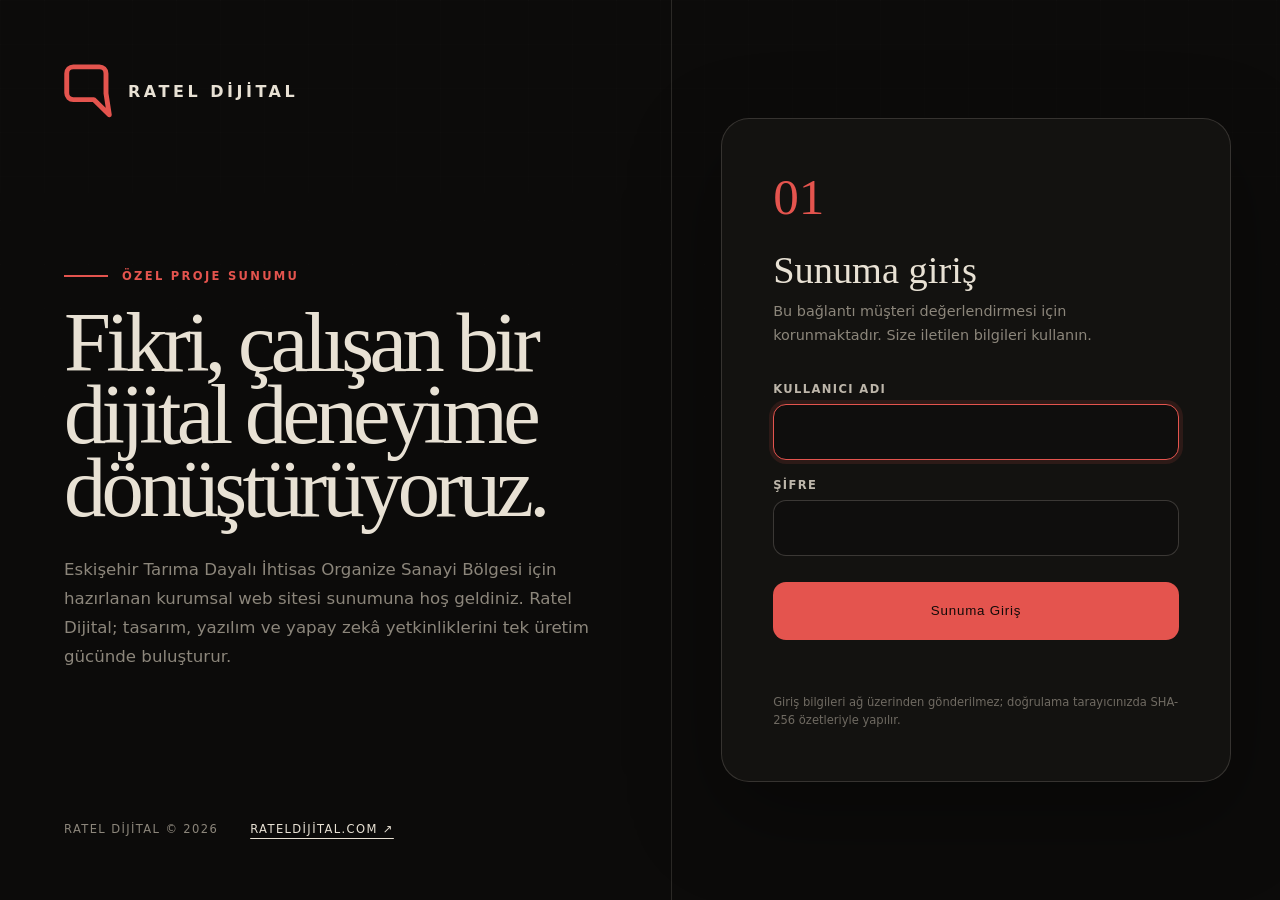
<file: site/index.html>
<!doctype html>
<html lang="tr" class="auth-pending">
<head>
  <meta charset="utf-8">
  <meta name="viewport" content="width=device-width, initial-scale=1">
  <meta name="robots" content="noindex,nofollow">
  <meta name="description" content="Eskişehir Tarıma Dayalı İhtisas Organize Sanayi Bölgesi tanıtım ve yatırımcı ön talep sitesi.">
  <meta name="theme-color" content="#062f20">
  <title>ETDİOSB | Jeotermal Odaklı Tarımsal Üretim Üssü</title>
  <link rel="icon" href="assets/etdiosb-logo.webp" type="image/webp">
  <link rel="stylesheet" href="styles.css">
  <script src="auth.js"></script>
  <script src="app.js" defer></script>
</head>
<body>
  <div class="demo-ribbon">DEMO SÜRÜMÜ · Tanıtım ve yatırımcı ön talep arayüzü</div>
  <div class="topline">JEOTERMAL ODAKLI MODERN SERA ÜRETİMİ · VİZYON ESKİŞEHİR 2036</div>

  <header class="site-header">
    <div class="header-main">
      <a class="brand" href="index.html" aria-label="ETDİOSB ana sayfa">
        <img class="brand-logo" src="assets/etdiosb-logo.webp" alt="ETDİOSB logosu" width="68" height="68">
        <span class="brand-copy">
          <span class="brand-name">ETDİOSB</span>
          <span class="brand-full">Eskişehir Tarıma Dayalı İhtisas Organize Sanayi Bölgesi</span>
        </span>
      </a>
      <div class="header-actions">
        <a class="desktop-application" href="basvuru.html">Yatırımcı Ön Talebi <span aria-hidden="true">↗</span></a>
        <button class="mobile-menu-button" type="button" aria-label="Menüyü aç" aria-controls="mobile-drawer" aria-expanded="false"><span></span></button>
      </div>
    </div>
    <div class="desktop-nav-wrap">
      <nav class="desktop-nav" aria-label="Ana menü">
        <a href="#kurumsal">Kurumsal</a>
        <a href="#ekosistem">Üretim Ekosistemi</a>
        <a href="#jeotermal">Jeotermal Enerji</a>
        <a href="#yatirim">Yatırım Avantajları</a>
        <a href="#altyapi">Altyapı</a>
        <a href="#surec">Süreç</a>
        <a href="#duyurular">Duyurular</a>
        <a href="#iletisim">İletişim</a>
      </nav>
    </div>
    <a class="mobile-application-bar" href="basvuru.html">Yatırımcı Ön Talep Başvurusu <span aria-hidden="true">↗</span></a>
  </header>

  <div class="drawer-backdrop" data-menu-close></div>
  <aside class="drawer" id="mobile-drawer" aria-hidden="true" aria-label="Mobil menü">
    <div class="drawer-head">
      <img src="assets/etdiosb-logo.webp" alt="" width="62" height="62">
      <span><strong>ETDİOSB</strong><small>Eskişehir Tarıma Dayalı İhtisas Organize Sanayi Bölgesi</small></span>
      <button class="drawer-close" type="button" data-menu-close aria-label="Menüyü kapat">×</button>
    </div>
    <nav class="drawer-nav">
      <a href="#kurumsal"><b>01</b><span><strong>Kurumsal</strong><small>Vizyon, amaç ve planlama yaklaşımı</small></span><span>→</span></a>
      <a href="#ekosistem"><b>02</b><span><strong>Üretim Ekosistemi</strong><small>Sera, işleme, lojistik ve Ar-Ge</small></span><span>→</span></a>
      <a href="#jeotermal"><b>03</b><span><strong>Jeotermal Enerji</strong><small>Kaynak, dağıtım ve geri basım modeli</small></span><span>→</span></a>
      <a href="#yatirim"><b>04</b><span><strong>Yatırım Avantajları</strong><small>Eskişehir'in stratejik gücü</small></span><span>→</span></a>
      <a href="#altyapi"><b>05</b><span><strong>Altyapı ve Parseller</strong><small>Ortak hizmet ve teknik altyapı</small></span><span>→</span></a>
      <a href="#surec"><b>06</b><span><strong>Yatırım Süreci</strong><small>Ön talepten üretime</small></span><span>→</span></a>
      <a href="#duyurular"><b>07</b><span><strong>Duyurular</strong><small>Güncel gelişmeler ve belgeler</small></span><span>→</span></a>
      <a href="#iletisim"><b>08</b><span><strong>İletişim</strong><small>Proje ekibine ulaşın</small></span><span>→</span></a>
      <a href="#" data-logout><b>09</b><span><strong>Güvenli Çıkış</strong><small>Demo oturumunu kapat</small></span><span>→</span></a>
    </nav>
    <div class="drawer-foot"><a class="button" href="basvuru.html">Ön Talep Oluştur <span>↗</span></a></div>
  </aside>

  <main>
    <section class="hero" aria-labelledby="hero-title">
      <div class="hero-inner">
        <div class="hero-content">
          <div class="status-pill"><span class="status-dot"></span> Jeotermal sera yatırımları için ön talepler alınıyor</div>
          <p class="hero-kicker">Eskişehir · 2026</p>
          <h1 id="hero-title">Jeotermalin gücüyle tarımın geleceği <em>organize</em> oluyor.</h1>
          <p class="hero-lead">ETDİOSB; yenilenebilir enerji, modern sera teknolojileri ve güçlü lojistik bağlantılarını tek bir üretim ekosisteminde buluşturan yeni nesil tarımsal ihtisas bölgesidir.</p>
          <div class="button-row">
            <a class="button" href="basvuru.html">Yatırımcı Ön Talebi <span aria-hidden="true">↗</span></a>
            <a class="button button-outline" href="#jeotermal">Enerji Modelini İncele <span aria-hidden="true">↓</span></a>
          </div>
        </div>
      </div>
      <div class="hero-stats" aria-label="Proje özet değerleri">
        <div class="stats-grid">
          <div class="stat"><span class="stat-value">625</span><span class="stat-unit">dekar</span><p>Planlanan proje alanı</p></div>
          <div class="stat"><span class="stat-value">25</span><span class="stat-unit">parsel</span><p>Öngörülen yatırım parseli</p></div>
          <div class="stat"><span class="stat-value">01</span><span class="stat-unit">ana model</span><p>Jeotermal odaklı üretim</p></div>
          <div class="stat"><span class="stat-value">12</span><span class="stat-unit">ay</span><p>Kesintisiz üretim hedefi</p></div>
        </div>
      </div>
    </section>

    <div class="ticker" aria-hidden="true"><div class="ticker-track"><span>Jeotermal enerji</span><span>Modern sera</span><span>Döngüsel üretim</span><span>Yüksek katma değer</span><span>Eskişehir 2036</span></div></div>

    <section class="section section-white" id="kurumsal">
      <div class="container split">
        <div class="sticky">
          <div class="eyebrow">01 · Kurumsal</div>
          <h2 class="section-title">Üretimi değil, bütün bir <span class="accent">değer zincirini</span> tasarlıyoruz.</h2>
        </div>
        <div class="stack">
          <p class="large-copy">Eskişehir Tarıma Dayalı İhtisas Organize Sanayi Bölgesi; tarımsal üretimi sanayi, enerji, teknoloji ve lojistikle aynı planlama çatısı altında buluşturmayı hedefler.</p>
          <div class="grid-2">
            <article class="card soft"><span class="card-no">MİSYON</span><h3>Kaynak verimli üretim</h3><p>Modern sera yatırımlarına planlı altyapı, ortak hizmetler ve ölçeklenebilir üretim ortamı sunmak.</p></article>
            <article class="card soft"><span class="card-no">VİZYON</span><h3>Örnek ihtisas bölgesi</h3><p>Jeotermal enerjinin akılcı kullanımıyla Türkiye'nin rekabetçi ve sürdürülebilir tarım üslerinden biri olmak.</p></article>
          </div>
          <div class="vision-note"><b>Vizyon Eskişehir 2036 ile uyumlu gelişim</b><p>Proje; nitelikli istihdamı, kırsal kalkınmayı, teknoloji transferini ve ihracata dönük üretimi destekleyen uzun vadeli bir bölgesel kalkınma yaklaşımıyla ele alınmaktadır.</p></div>
        </div>
      </div>
    </section>

    <section class="section section-soft" id="ekosistem">
      <div class="container">
        <div class="section-head">
          <div><div class="eyebrow">02 · Üretim Ekosistemi</div><h2 class="section-title">Tarladan pazara tek merkezde <span class="accent">bütünleşik yapı.</span></h2></div>
          <p class="section-lead">Üretim, işleme, paketleme, depolama ve sevkiyatın birbirini tamamladığı verimli bir kümelenme modeli.</p>
        </div>
        <div class="grid-4" style="margin-top:52px">
          <article class="card ecosystem-card"><span class="card-symbol">⌂</span><div><span class="card-no">01</span><h3>Modern Sera Alanları</h3><p>İklim kontrollü, otomasyon uyumlu ve yüksek verimli üretim parselleri.</p></div></article>
          <article class="card ecosystem-card"><span class="card-symbol">◫</span><div><span class="card-no">02</span><h3>Paketleme ve İşleme</h3><p>Ürünün katma değerini artıran tasnif, paketleme ve işleme birimleri.</p></div></article>
          <article class="card ecosystem-card"><span class="card-symbol">❄</span><div><span class="card-no">03</span><h3>Soğuk Zincir</h3><p>Hasat sonrası kayıpları azaltmaya dönük depolama ve lojistik altyapısı.</p></div></article>
          <article class="card ecosystem-card"><span class="card-symbol">⌁</span><div><span class="card-no">04</span><h3>Ar-Ge ve Eğitim</h3><p>Üniversite-sanayi iş birliği, uygulamalı eğitim ve teknoloji geliştirme odağı.</p></div></article>
        </div>
      </div>
    </section>

    <section class="section section-geothermal" id="jeotermal">
      <div class="container">
        <div class="section-head">
          <div><div class="eyebrow">03 · Jeotermal Enerji</div><h2 class="section-title">Toprağın altındaki güç, seralarda <span style="color:#ff737a">verime dönüşüyor.</span></h2></div>
          <p class="section-lead">Merkezi ve kontrollü bir ısıtma yaklaşımıyla enerji verimliliği, üretim sürekliliği ve çevresel sorumluluk birlikte ele alınır.</p>
        </div>
        <div class="grid-4 geothermal-process">
          <article class="card geo-step"><span class="card-no">01 · KAYNAK</span><h3>Jeotermal akışkan</h3><p>Teknik etütlerle belirlenen kaynağın kontrollü biçimde üretime alınması.</p></article>
          <article class="card geo-step"><span class="card-no">02 · EŞANJÖR</span><h3>Isı transferi</h3><p>Jeotermal akışkan ile temiz sera devresinin birbirinden ayrıldığı güvenli sistem.</p></article>
          <article class="card geo-step"><span class="card-no">03 · DAĞITIM</span><h3>Merkezi ısı ağı</h3><p>İhtiyaca göre izlenen ve dengelenen hatlarla yatırım parsellerine dağıtım.</p></article>
          <article class="card geo-step"><span class="card-no">04 · GERİ BASIM</span><h3>Kaynağın korunması</h3><p>Enerjisi alınan akışkanın rezervuar sürdürülebilirliği için yeniden yer altına basılması.</p></article>
        </div>
        <div class="benefit-strip">
          <div class="benefit"><b>12 ay</b><span>Mevsimden bağımsız üretim potansiyeli</span></div>
          <div class="benefit"><b>Düşük karbon</b><span>Fosil yakıt bağımlılığını azaltan yaklaşım</span></div>
          <div class="benefit"><b>Merkezi izleme</b><span>Ölçülebilir ve yönetilebilir enerji altyapısı</span></div>
          <div class="benefit"><b>Re-enjeksiyon</b><span>Jeotermal rezervuarı koruyan kapalı çevrim</span></div>
        </div>
        <p class="fineprint">* Nihai kapasite, sıcaklık, debi ve işletme değerleri; jeolojik-jeofizik etütler, kuyu testleri, fizibilite ve ilgili idari izin süreçleri sonucunda kesinleşecektir.</p>
      </div>
    </section>

    <section class="section section-dark" id="yatirim">
      <div class="container">
        <div class="section-head">
          <div><div class="eyebrow">04 · Yatırım Avantajları</div><h2 class="section-title">Eskişehir'in üretim kültürü, tarımın <span style="color:#ff737a">yeni ölçeğiyle</span> buluşuyor.</h2></div>
          <p class="section-lead">Sanayi altyapısı güçlü bir kentte; nitelikli iş gücü, üniversiteler, lojistik erişim ve yenilenebilir enerji potansiyeli.</p>
        </div>
        <div class="grid-3" style="margin-top:52px">
          <article class="card feature-card"><span class="card-symbol">⌖</span><h3>Stratejik Konum</h3><p>İç Anadolu, Marmara ve Ege pazarlarına erişimi destekleyen karayolu ve demiryolu bağlantıları.</p></article>
          <article class="card feature-card"><span class="card-symbol">⚡</span><h3>Enerji Avantajı</h3><p>Sera ısıtmasında jeotermal kaynağı odağa alan verimli ve öngörülebilir işletme yaklaşımı.</p></article>
          <article class="card feature-card"><span class="card-symbol">◎</span><h3>Kümelenme Gücü</h3><p>Ortak tedarik, hizmet ve pazarlama mekanizmalarıyla ölçek ekonomisi potansiyeli.</p></article>
          <article class="card feature-card"><span class="card-symbol">♙</span><h3>Nitelikli İnsan Kaynağı</h3><p>Üniversiteler, mesleki eğitim kurumları ve köklü sanayi kültürüyle gelişen yetenek havuzu.</p></article>
          <article class="card feature-card"><span class="card-symbol">↗</span><h3>Pazar ve İhracat</h3><p>Standart, izlenebilir ve yıl boyu üretimle ulusal zincirlere ve ihracat pazarlarına erişim hedefi.</p></article>
          <article class="card feature-card"><span class="card-symbol">♻</span><h3>Döngüsel Yaklaşım</h3><p>Su, enerji ve organik yan ürünlerin verimli kullanımını gözeten bütüncül çevre yönetimi.</p></article>
        </div>
      </div>
    </section>

    <section class="section section-white" id="altyapi">
      <div class="container">
        <div class="section-head">
          <div><div class="eyebrow">05 · Altyapı ve Parseller</div><h2 class="section-title">Yatırımın ihtiyaç duyduğu <span class="accent">ortak akıl ve altyapı.</span></h2></div>
          <p class="section-lead">Parsel planlamasından enerji dağıtımına, su yönetiminden güvenliğe kadar entegre teknik çözüm yaklaşımı.</p>
        </div>
        <div class="grid-3 infrastructure-grid">
          <article class="card"><span class="card-no">01</span><h3>Planlı Yatırım Parselleri</h3><p>Modern sera kurulumuna ve işletme lojistiğine uyumlu parsel organizasyonu.</p></article>
          <article class="card"><span class="card-no">02</span><h3>Enerji Dağıtım Hattı</h3><p>Ölçüm, izleme ve dengeleme altyapısına sahip merkezi jeotermal ısı ağı.</p></article>
          <article class="card"><span class="card-no">03</span><h3>Su ve Drenaj Yönetimi</h3><p>Üretim sürekliliğini ve kaynak verimliliğini gözeten şebeke tasarımı.</p></article>
          <article class="card"><span class="card-no">04</span><h3>Elektrik ve Haberleşme</h3><p>Otomasyon, sensör ve izlenebilirlik sistemlerine uygun bağlantı kapasitesi.</p></article>
          <article class="card"><span class="card-no">05</span><h3>Lojistik ve Güvenlik</h3><p>Ağır araç hareketleri, kontrollü giriş ve kesintisiz saha güvenliği için ortak çözümler.</p></article>
          <article class="card"><span class="card-no">06</span><h3>İdari ve Sosyal Donatı</h3><p>Yatırımcının izin, operasyon, eğitim ve sosyal ihtiyaçlarını destekleyen birimler.</p></article>
        </div>
        <div class="energy-panel">
          <div class="energy-layout">
            <div><span class="label">Enerji merkezde</span><h3>Isı, üretim planının ayrılmaz parçası</h3></div>
            <div class="energy-list"><div>Merkezi eşanjör sistemi</div><div>Parsel bazlı ölçüm</div><div>Akıllı otomasyon</div><div>Geri basım hattı</div></div>
          </div>
        </div>
      </div>
    </section>

    <section class="section section-soft" id="surec">
      <div class="container">
        <div class="eyebrow">06 · Yatırım Süreci</div>
        <h2 class="section-title">Ön talepten üretime <span class="accent">şeffaf yol haritası.</span></h2>
        <div class="timeline">
          <div class="timeline-row"><span class="no">01</span><h3>Ön Talep Başvurusu</h3><p>Yatırımcı profili, alan ihtiyacı, üretim konusu ve yatırım ölçeği çevrimiçi form ile alınır.</p></div>
          <div class="timeline-row"><span class="no">02</span><h3>Ön Değerlendirme</h3><p>Başvuru; ihtisas konusu, teknik uyum, kapasite ve öngörülen istihdam bakımından incelenir.</p></div>
          <div class="timeline-row"><span class="no">03</span><h3>Teknik Görüşme</h3><p>Enerji, parsel, altyapı ve uygulama ihtiyaçları yatırımcıyla birlikte netleştirilir.</p></div>
          <div class="timeline-row"><span class="no">04</span><h3>Tahsis ve İzinler</h3><p>Mevzuat ve bölge uygulama esasları doğrultusunda ilgili tahsis ve izin süreçleri yürütülür.</p></div>
          <div class="timeline-row"><span class="no">05</span><h3>Yatırım ve Üretim</h3><p>Projelendirme, inşaat, devreye alma ve üretim aşamalarında koordinasyon sağlanır.</p></div>
        </div>
      </div>
    </section>

    <section class="section section-white">
      <div class="container cta-panel">
        <div class="cta-main"><span class="label">Yatırımcı Ön Talep Sistemi</span><h2>Eskişehir'in yeni tarımsal üretim üssünde yerinizi planlayın.</h2><p>Yatırım ölçeğinizi ve ihtiyaçlarınızı paylaşın. Ön değerlendirme süreci için demo başvuru kaydınızı oluşturun.</p><a class="button button-white" href="basvuru.html">Başvuru Formuna Git <span>↗</span></a></div>
        <div class="cta-steps"><div class="cta-step"><b>01</b><span>Yatırım bilgilerini tamamlayın</span></div><div class="cta-step"><b>02</b><span>Alan ve enerji ihtiyacınızı belirtin</span></div><div class="cta-step"><b>03</b><span>Demo referans numaranızı alın</span></div><div class="cta-step"><b>04</b><span>Proje ekibiyle teknik görüşmeye hazırlanın</span></div></div>
      </div>
    </section>

    <section class="section section-soft" id="duyurular">
      <div class="container split split-even">
        <div><div class="eyebrow">07 · Bilgi Merkezi</div><h2 class="section-title">Resmî kaynaklar ve <span class="accent">yatırımcı belgeleri.</span></h2><p class="section-lead">Mevzuat, rehberler ve bölgesel yatırım ortamına ilişkin güvenilir başvuru noktaları.</p></div>
        <div class="document-list">
          <a class="document" href="https://www.tarimorman.gov.tr/TRGM/Menu/81/Organize-Tarim-Bolgeleri" target="_blank" rel="noopener"><span class="document-icon">↗</span><span><small>Resmî kaynak</small><strong>Tarım ve Orman Bakanlığı · Organize Tarım Bölgeleri</strong></span><span>→</span></a>
          <a class="document" href="https://www.mevzuat.gov.tr/" target="_blank" rel="noopener"><span class="document-icon">§</span><span><small>Mevzuat</small><strong>Mevzuat Bilgi Sistemi</strong></span><span>→</span></a>
          <a class="document" href="https://www.investineskisehir.gov.tr/" target="_blank" rel="noopener"><span class="document-icon">⌖</span><span><small>Yatırım ortamı</small><strong>Invest in Eskişehir</strong></span><span>→</span></a>
        </div>
      </div>
      <div class="container" style="margin-top:70px">
        <div class="grid-3">
          <article class="card news-card"><div class="news-meta"><b>Proje</b><span>2026</span></div><h3>Yatırımcı ön talep dönemi</h3><p>Jeotermal sera, ürün işleme ve destek hizmetleri için yatırımcı profilleri toplanıyor.</p></article>
          <article class="card news-card"><div class="news-meta"><b>Enerji</b><span>Planlama</span></div><h3>Kaynak verimliliği odağı</h3><p>Jeotermal ısıtma, merkezi izleme ve geri basım bileşenleri bütüncül biçimde planlanıyor.</p></article>
          <article class="card news-card"><div class="news-meta"><b>Vizyon</b><span>2036</span></div><h3>Eskişehir için yeni üretim modeli</h3><p>Yüksek katma değerli tarım, nitelikli istihdam ve teknoloji tabanlı kırsal kalkınma hedefleniyor.</p></article>
        </div>
      </div>
    </section>

    <section class="section section-white">
      <div class="container faq-wrap">
        <div class="faq-grid">
          <div><div class="eyebrow">Sık Sorulanlar</div><h2>Yatırımcıların merak ettiği başlıklar.</h2></div>
          <div>
            <details><summary>Kimler ön talepte bulunabilir?</summary><p>Modern sera üretimi, ürün işleme-paketleme, soğuk zincir, lojistik, teknoloji ve ihtisas konusunu destekleyen alanlarda yatırım planlayan gerçek veya tüzel kişiler başvurabilir.</p></details>
            <details><summary>Ön talep kesin parsel tahsisi anlamına gelir mi?</summary><p>Hayır. Ön talep; yatırımcı profili ve ihtiyaçların planlamaya veri sağlaması içindir. Tahsis; ilgili mevzuat, fizibilite, bölge uygulama esasları ve yetkili organ kararları sonucunda gerçekleşir.</p></details>
            <details><summary>Jeotermal enerji bütün parsellere sağlanacak mı?</summary><p>Dağıtım modeli ve parsel bağlantıları teknik etüt, kaynak kapasitesi, yatırım programı ve kullanım esaslarına göre kesinleşecektir.</p></details>
            <details><summary>Başvuru formundaki bilgiler kaydediliyor mu?</summary><p>Bu GitHub Pages sürümü tanıtım demosudur; form gerçek bir veritabanına kayıt yapmaz. Canlı sistemde güvenli sunucu altyapısı ve KVKK süreçleri ayrıca kurulmalıdır.</p></details>
          </div>
        </div>
      </div>
    </section>
  </main>

  <footer class="site-footer" id="iletisim">
    <div class="container footer-grid">
      <div><div class="footer-brand"><img src="assets/etdiosb-logo.webp" alt="ETDİOSB logosu" width="66" height="66"><span><strong>ETDİOSB</strong><small>Eskişehir Tarıma Dayalı İhtisas Organize Sanayi Bölgesi</small></span></div><p class="footer-copy">Jeotermal enerjinin gücüyle, teknoloji odaklı ve sürdürülebilir tarımsal üretim için yeni nesil yatırım ekosistemi.</p></div>
      <div><h3>Hızlı Erişim</h3><div class="footer-links"><a href="#kurumsal">Kurumsal</a><a href="#jeotermal">Jeotermal Enerji</a><a href="#yatirim">Yatırım Avantajları</a><a href="basvuru.html">Ön Talep Formu</a></div></div>
      <div><h3>İletişim</h3><div class="footer-links"><span>Eskişehir, Türkiye</span><span>Kurumsal iletişim bilgileri proje yönetimi tarafından ilan edilecektir.</span><a href="#" data-logout>Güvenli Çıkış</a></div></div>
    </div>
    <div class="container footer-bottom"><span>© 2026 ETDİOSB · Tüm hakları saklıdır.</span><span>Bu web sitesi tanıtım amaçlı demo sürümdür; proje değerleri planlama sürecinde güncellenebilir.</span></div>
  </footer>
</body>
</html>
</file>
<file: site/styles.css>
:root {
  --green-950: #05291c;
  --green-900: #062f20;
  --green-850: #083d2b;
  --green-800: #0a4732;
  --green-700: #0d7342;
  --ink: #102b22;
  --muted: #647a71;
  --line: #d7e3dc;
  --paper: #f4f7f4;
  --red: #d72b34;
  --red-dark: #b91f29;
  --pink: #ff737a;
  --white: #fff;
  --radius-xl: 34px;
  --radius-lg: 28px;
  --shadow: 0 18px 55px rgba(8, 61, 40, .08);
}

* { box-sizing: border-box; }
html.auth-pending body { visibility: hidden; }
html { scroll-behavior: smooth; }
body {
  margin: 0;
  color: var(--ink);
  background: var(--paper);
  font-family: Inter, ui-sans-serif, system-ui, -apple-system, BlinkMacSystemFont, "Segoe UI", sans-serif;
  -webkit-font-smoothing: antialiased;
}
body.menu-open { overflow: hidden; }
a { color: inherit; text-decoration: none; }
img { display: block; max-width: 100%; }
button, input, select, textarea { font: inherit; }
.container { width: min(1320px, calc(100% - 40px)); margin-inline: auto; }
.section { padding: 112px 0; scroll-margin-top: 150px; }
.section-white { background: #fff; }
.section-soft { background: #e9efeb; }
.section-dark { background: var(--green-900); color: #fff; }
.section-geothermal { background: var(--green-850); color: #fff; }

.topline {
  padding: 11px 16px;
  background: var(--green-850);
  color: rgba(255,255,255,.84);
  text-align: center;
  font-size: 11px;
  font-weight: 900;
  letter-spacing: .19em;
  text-transform: uppercase;
}
.site-header { position: relative; z-index: 30; background: #fff; border-bottom: 1px solid rgba(0,0,0,.06); }
.header-main {
  width: min(1440px, calc(100% - 32px));
  min-height: 86px;
  margin-inline: auto;
  display: flex;
  align-items: center;
  gap: 16px;
}
.brand { display: flex; min-width: 0; align-items: center; gap: 12px; }
.brand-logo { width: 68px; height: 68px; flex: none; object-fit: contain; }
.brand-copy { min-width: 0; padding-left: 12px; border-left: 1px solid #cfddd4; }
.brand-name { color: var(--green-850); font-size: 20px; font-weight: 950; letter-spacing: -.04em; }
.brand-full { max-width: 330px; margin-top: 2px; color: #446054; font-size: 9px; font-weight: 800; line-height: 1.45; letter-spacing: .08em; text-transform: uppercase; }
.header-actions { margin-left: auto; display: flex; align-items: center; gap: 10px; }
.desktop-application {
  height: 44px;
  display: inline-flex;
  align-items: center;
  justify-content: center;
  gap: 9px;
  padding: 0 20px;
  border-radius: 999px;
  background: var(--red);
  color: #fff;
  font-size: 14px;
  font-weight: 850;
  box-shadow: 0 10px 30px rgba(197, 36, 45, .2);
  transition: .2s ease;
}
.desktop-application:hover { background: var(--red-dark); transform: translateY(-2px); }
.mobile-menu-button {
  display: none;
  width: 48px;
  height: 48px;
  padding: 0;
  border: 1px solid #cfddd4;
  border-radius: 50%;
  background: #f5f8f6;
  color: var(--green-850);
  cursor: pointer;
}
.mobile-menu-button span,
.mobile-menu-button::before,
.mobile-menu-button::after {
  content: "";
  width: 21px;
  height: 2px;
  display: block;
  margin: 5px auto;
  border-radius: 3px;
  background: currentColor;
}
.desktop-nav-wrap { border-top: 1px solid #e4ece7; background: #f8faf9; }
.desktop-nav {
  width: min(1440px, calc(100% - 40px));
  min-height: 48px;
  margin-inline: auto;
  display: flex;
  align-items: center;
  justify-content: center;
  gap: clamp(16px, 2vw, 30px);
  overflow-x: auto;
  scrollbar-width: none;
}
.desktop-nav::-webkit-scrollbar { display: none; }
.desktop-nav a {
  flex: none;
  padding: 16px 0 14px;
  color: #25493c;
  border-bottom: 2px solid transparent;
  font-size: 11px;
  font-weight: 900;
  letter-spacing: .09em;
  text-transform: uppercase;
  transition: .2s ease;
}
.desktop-nav a:hover { color: var(--red); border-color: var(--red); }
.mobile-application-bar { display: none; }

.drawer-backdrop {
  position: fixed;
  inset: 0;
  z-index: 70;
  visibility: hidden;
  opacity: 0;
  background: rgba(0, 18, 12, .58);
  transition: .3s ease;
}
.drawer {
  position: fixed;
  top: 0;
  right: 0;
  z-index: 80;
  width: min(92vw, 470px);
  height: 100dvh;
  display: flex;
  flex-direction: column;
  transform: translateX(105%);
  background: var(--green-900);
  color: #fff;
  box-shadow: -30px 0 80px rgba(0,0,0,.25);
  transition: transform .35s cubic-bezier(.22,1,.36,1);
}
body.menu-open .drawer-backdrop { visibility: visible; opacity: 1; }
body.menu-open .drawer { transform: translateX(0); }
.drawer-head { display: flex; align-items: center; gap: 13px; padding: 22px; border-bottom: 1px solid rgba(255,255,255,.1); }
.drawer-head img { width: 62px; height: 62px; padding: 4px; border-radius: 50%; background: #fff; }
.drawer-head strong { display: block; font-size: 23px; letter-spacing: -.04em; }
.drawer-head small { display: block; max-width: 210px; margin-top: 4px; color: rgba(255,255,255,.48); font-size: 9px; line-height: 1.5; letter-spacing: .09em; text-transform: uppercase; }
.drawer-close { margin-left: auto; border: 0; background: transparent; color: #fff; font-size: 32px; line-height: 1; cursor: pointer; }
.drawer-nav { padding: 10px 24px; overflow-y: auto; }
.drawer-nav a { display: grid; grid-template-columns: 32px 1fr 18px; align-items: center; gap: 10px; padding: 15px 0; border-bottom: 1px solid rgba(255,255,255,.1); }
.drawer-nav b { color: var(--pink); font-size: 10px; letter-spacing: .15em; }
.drawer-nav strong { font-size: 15px; }
.drawer-nav small { display: block; margin-top: 3px; color: rgba(255,255,255,.43); font-size: 11px; line-height: 1.45; }
.drawer-foot { margin-top: auto; padding: 20px 24px; border-top: 1px solid rgba(255,255,255,.1); background: #052719; }
.drawer-foot .button { width: 100%; }

.hero {
  position: relative;
  min-height: 760px;
  display: grid;
  align-items: center;
  overflow: hidden;
  background: var(--green-950) url("assets/etdiosb-hero.webp") 62% center / cover no-repeat;
  color: #fff;
}
.hero::before {
  content: "";
  position: absolute;
  inset: 0;
  background: linear-gradient(90deg, rgba(3,31,21,.97) 0%, rgba(3,31,21,.82) 38%, rgba(3,31,21,.27) 74%, rgba(3,31,21,.13) 100%), linear-gradient(0deg, rgba(2,20,14,.9) 0%, transparent 51%);
}
.hero-inner { position: relative; z-index: 1; width: min(1340px, calc(100% - 64px)); margin: 0 auto; padding: 78px 0 196px; }
.hero-content { max-width: 980px; }
.status-pill { display: inline-flex; align-items: center; gap: 10px; padding: 10px 16px; border: 1px solid rgba(255,255,255,.2); border-radius: 999px; background: rgba(255,255,255,.1); color: rgba(255,255,255,.86); font-size: 11px; font-weight: 850; letter-spacing: .16em; text-transform: uppercase; backdrop-filter: blur(12px); }
.status-dot { width: 8px; height: 8px; border-radius: 50%; background: #ff454f; box-shadow: 0 0 16px #ff454f; }
.hero-kicker { margin: 34px 0 0; color: #f28489; font-size: 14px; font-weight: 850; letter-spacing: .26em; text-transform: uppercase; }
.hero h1 { max-width: 1000px; margin: 16px 0 0; font-size: clamp(54px, 7vw, 106px); font-weight: 950; line-height: .9; letter-spacing: -.065em; }
.hero h1 em { color: #ff4a53; font-style: normal; }
.hero-lead { max-width: 720px; margin: 28px 0 0; color: rgba(255,255,255,.76); font-size: 18px; line-height: 1.75; }
.button-row { display: flex; flex-wrap: wrap; gap: 12px; margin-top: 34px; }
.button { min-height: 54px; display: inline-flex; align-items: center; justify-content: center; gap: 12px; padding: 0 27px; border: 0; border-radius: 999px; background: var(--red); color: #fff; font-size: 14px; font-weight: 900; cursor: pointer; box-shadow: 0 18px 45px rgba(215,43,52,.28); transition: .2s ease; }
.button:hover { background: #eb3640; transform: translateY(-2px); }
.button-outline { border: 1px solid rgba(255,255,255,.25); background: rgba(255,255,255,.1); box-shadow: none; backdrop-filter: blur(12px); }
.button-outline:hover { background: rgba(255,255,255,.17); }
.button-white { background: #fff; color: var(--red-dark); box-shadow: none; }
.hero-stats { position: absolute; z-index: 2; right: 0; bottom: 0; left: 0; border-top: 1px solid rgba(255,255,255,.14); background: rgba(3,31,21,.84); backdrop-filter: blur(18px); }
.stats-grid { width: min(1440px, 100%); margin: 0 auto; display: grid; grid-template-columns: repeat(4, 1fr); }
.stat { min-height: 150px; padding: 30px 34px; border-left: 1px solid rgba(255,255,255,.12); }
.stat:first-child { border-left: 0; }
.stat-value { font-size: 40px; font-weight: 950; letter-spacing: -.05em; }
.stat-unit { margin-left: 6px; color: #ff858a; font-size: 10px; font-weight: 850; letter-spacing: .15em; text-transform: uppercase; }
.stat p { margin: 10px 0 0; color: rgba(255,255,255,.59); font-size: 12px; line-height: 1.6; }
.ticker { overflow: hidden; padding: 13px 0; background: var(--red); color: #fff; }
.ticker-track { width: max-content; min-width: 100%; display: flex; align-items: center; justify-content: center; gap: 30px; padding: 0 20px; font-size: 11px; font-weight: 900; letter-spacing: .22em; text-transform: uppercase; }
.ticker-track span::after { content: "✦"; margin-left: 30px; color: rgba(255,255,255,.42); }

.eyebrow { display: flex; align-items: center; gap: 12px; color: var(--red-dark); font-size: 11px; font-weight: 900; letter-spacing: .2em; text-transform: uppercase; }
.eyebrow::before { content: ""; width: 36px; height: 1px; background: currentColor; }
.section-dark .eyebrow, .section-geothermal .eyebrow { color: var(--pink); }
.section-title { max-width: 800px; margin: 20px 0 0; font-size: clamp(40px, 5vw, 64px); font-weight: 950; line-height: 1.02; letter-spacing: -.055em; }
.section-title .accent { color: var(--red-dark); }
.section-lead { color: var(--muted); font-size: 17px; line-height: 1.8; }
.section-dark .section-lead, .section-geothermal .section-lead { color: rgba(255,255,255,.67); }
.split { display: grid; grid-template-columns: .84fr 1.16fr; gap: 80px; align-items: start; }
.split-even { grid-template-columns: 1fr 1fr; gap: 70px; }
.sticky { position: sticky; top: 34px; }
.large-copy { margin: 0; color: #27483c; font-size: 25px; font-weight: 680; line-height: 1.6; letter-spacing: -.02em; }
.stack { display: grid; gap: 22px; }
.grid-2, .grid-3, .grid-4 { display: grid; gap: 16px; }
.grid-2 { grid-template-columns: repeat(2, 1fr); }
.grid-3 { grid-template-columns: repeat(3, 1fr); }
.grid-4 { grid-template-columns: repeat(4, 1fr); }
.card { padding: 30px; border: 1px solid #dce7e0; border-radius: var(--radius-lg); background: #fff; box-shadow: var(--shadow); }
.card.soft { background: #f8faf8; box-shadow: none; }
.card.dark { border-color: transparent; background: var(--green-850); color: #fff; }
.card.red { border-color: var(--red); background: var(--red); color: #fff; }
.card h3 { margin: 18px 0 0; font-size: 20px; letter-spacing: -.03em; }
.card p { margin: 12px 0 0; color: var(--muted); font-size: 14px; line-height: 1.75; }
.card.dark p, .card.red p { color: rgba(255,255,255,.67); }
.card-no { color: var(--red); font-size: 11px; font-weight: 900; letter-spacing: .17em; }
.card.red .card-no { color: rgba(255,255,255,.6); }
.card-symbol { width: 48px; height: 48px; display: grid; place-items: center; border-radius: 16px; background: #e8f3ec; color: var(--green-700); font-size: 23px; font-weight: 900; }
.card.red .card-symbol, .card.dark .card-symbol { background: rgba(255,255,255,.12); color: #fff; }
.vision-note { padding: 28px; border: 1px solid #d9e5de; border-radius: var(--radius-lg); background: #eef4f0; }
.vision-note b { display: block; }
.vision-note p { margin: 8px 0 0; color: #60766d; font-size: 14px; line-height: 1.75; }
.section-head { display: flex; justify-content: space-between; gap: 40px; align-items: end; }
.section-head .section-lead { max-width: 440px; margin: 0; font-size: 14px; }
.ecosystem-card { min-height: 276px; display: flex; flex-direction: column; justify-content: space-between; }
.ecosystem-card h3 { margin-top: 34px; }

.geothermal-process { margin-top: 52px; }
.geo-step { position: relative; min-height: 230px; border-color: rgba(255,255,255,.1); background: rgba(255,255,255,.055); box-shadow: none; }
.geo-step h3 { margin-top: 50px; }
.geo-step p { color: rgba(255,255,255,.56); }
.geo-step:not(:last-child)::after { content: "→"; position: absolute; z-index: 3; top: 50%; right: -13px; width: 26px; height: 26px; display: grid; place-items: center; transform: translateY(-50%); border-radius: 50%; background: var(--red); color: #fff; }
.benefit-strip { margin-top: 26px; display: grid; grid-template-columns: repeat(4, 1fr); gap: 1px; overflow: hidden; border: 1px solid rgba(255,255,255,.1); border-radius: var(--radius-lg); background: rgba(255,255,255,.12); }
.benefit { padding: 27px; background: var(--green-800); }
.benefit b { display: block; font-size: 25px; letter-spacing: -.04em; }
.benefit span { display: block; margin-top: 7px; color: rgba(255,255,255,.49); font-size: 12px; line-height: 1.55; }
.fineprint { margin: 24px 0 0; color: rgba(255,255,255,.42); font-size: 12px; line-height: 1.7; }

.feature-card { min-height: 230px; border-color: rgba(255,255,255,.1); background: rgba(255,255,255,.055); box-shadow: none; }
.feature-card p { color: rgba(255,255,255,.58); }
.infrastructure-grid { margin-top: 52px; gap: 1px; overflow: hidden; border: 1px solid #d6e2db; border-radius: 32px; background: #d6e2db; }
.infrastructure-grid .card { border: 0; border-radius: 0; box-shadow: none; }
.energy-panel { margin-top: 28px; padding: 34px; border-radius: 32px; background: #e8eee9; }
.energy-layout { display: grid; grid-template-columns: .7fr 1.3fr; gap: 35px; align-items: center; }
.energy-panel .label { color: var(--red-dark); font-size: 11px; font-weight: 900; letter-spacing: .18em; text-transform: uppercase; }
.energy-panel h3 { margin: 10px 0 0; font-size: 27px; letter-spacing: -.04em; }
.energy-list { display: grid; grid-template-columns: repeat(2, 1fr); gap: 10px; }
.energy-list div { padding: 16px; border-radius: 16px; background: rgba(255,255,255,.72); color: #345448; font-size: 14px; font-weight: 800; }
.energy-list div::before { content: ""; width: 8px; height: 8px; display: inline-block; margin-right: 10px; border-radius: 50%; background: var(--red); }

.timeline { margin-top: 52px; border-top: 1px solid #ccdcd2; }
.timeline-row { display: grid; grid-template-columns: 90px 1fr 1.4fr; gap: 24px; align-items: center; padding: 30px 0; border-bottom: 1px solid #dce7e0; }
.timeline-row .no { color: var(--red-dark); font-size: 13px; font-weight: 900; letter-spacing: .15em; }
.timeline-row h3 { margin: 0; font-size: 21px; letter-spacing: -.03em; }
.timeline-row p { margin: 0; color: var(--muted); font-size: 14px; line-height: 1.7; }
.cta-panel { overflow: hidden; display: grid; grid-template-columns: 1.15fr .85fr; border-radius: 36px; background: var(--red); color: #fff; }
.cta-main { padding: 58px; }
.cta-main .label { color: rgba(255,255,255,.62); font-size: 11px; font-weight: 900; letter-spacing: .2em; text-transform: uppercase; }
.cta-main h2 { max-width: 680px; margin: 18px 0 0; font-size: clamp(38px, 5vw, 58px); line-height: 1.02; letter-spacing: -.05em; }
.cta-main p { max-width: 600px; color: rgba(255,255,255,.74); line-height: 1.8; }
.cta-steps { position: relative; padding: 52px; background: #b31923; }
.cta-step { display: flex; align-items: start; gap: 14px; padding: 15px 0; border-bottom: 1px solid rgba(255,255,255,.14); }
.cta-step b { width: 36px; height: 36px; flex: none; display: grid; place-items: center; border-radius: 50%; background: rgba(255,255,255,.11); font-size: 11px; }
.cta-step span { padding-top: 7px; color: rgba(255,255,255,.84); font-size: 14px; font-weight: 700; line-height: 1.55; }
.document-list { display: grid; gap: 12px; }
.document { display: grid; grid-template-columns: 48px 1fr 30px; align-items: center; gap: 15px; padding: 18px; border: 1px solid #d3dfd7; border-radius: 18px; background: #fff; transition: .2s ease; }
.document:hover { transform: translateY(-2px); border-color: #aec7b7; box-shadow: var(--shadow); }
.document-icon { width: 46px; height: 46px; display: grid; place-items: center; border-radius: 13px; background: #edf4ef; color: var(--green-700); font-size: 20px; }
.document small { color: var(--red-dark); font-size: 10px; font-weight: 900; letter-spacing: .15em; text-transform: uppercase; }
.document strong { display: block; margin-top: 4px; color: #203d33; }
.news-card { min-height: 280px; }
.news-meta { display: flex; justify-content: space-between; gap: 12px; font-size: 10px; font-weight: 900; letter-spacing: .14em; text-transform: uppercase; }
.news-meta b { color: var(--red-dark); }
.news-meta span { color: #91a49b; }
.news-card h3 { margin-top: 48px; }
.faq-wrap { padding: 44px; border: 1px solid #d8e4dc; border-radius: var(--radius-xl); background: #f6f9f7; }
.faq-grid { display: grid; grid-template-columns: .72fr 1.28fr; gap: 65px; }
.faq-grid h2 { margin: 18px 0 0; font-size: 40px; line-height: 1.06; letter-spacing: -.04em; }
details { border-bottom: 1px solid #d6e2da; }
summary { position: relative; padding: 20px 36px 20px 0; list-style: none; font-weight: 900; cursor: pointer; }
summary::-webkit-details-marker { display: none; }
summary::after { content: "+"; position: absolute; top: 16px; right: 4px; color: var(--red-dark); font-size: 24px; }
details[open] summary::after { content: "−"; }
details p { margin: 0; padding: 0 34px 20px 0; color: var(--muted); font-size: 14px; line-height: 1.75; }

.site-footer { padding: 78px 0 22px; background: var(--green-950); color: #fff; }
.footer-grid { display: grid; grid-template-columns: 1.2fr .8fr .8fr; gap: 60px; padding-bottom: 52px; border-bottom: 1px solid rgba(255,255,255,.12); }
.footer-brand { display: flex; align-items: center; gap: 14px; }
.footer-brand img { width: 66px; height: 66px; padding: 4px; border-radius: 50%; background: #fff; }
.footer-brand strong { font-size: 25px; }
.footer-brand small { display: block; max-width: 330px; margin-top: 3px; color: rgba(255,255,255,.48); font-size: 9px; line-height: 1.5; letter-spacing: .1em; text-transform: uppercase; }
.footer-copy { max-width: 590px; margin: 24px 0 0; color: rgba(255,255,255,.55); font-size: 14px; line-height: 1.8; }
.site-footer h3 { margin: 0; color: #ff666d; font-size: 11px; letter-spacing: .17em; text-transform: uppercase; }
.footer-links { display: grid; gap: 12px; margin-top: 23px; color: rgba(255,255,255,.65); font-size: 14px; }
.footer-links a:hover { color: #fff; }
.footer-bottom { display: flex; justify-content: space-between; gap: 34px; padding-top: 24px; color: rgba(255,255,255,.38); font-size: 11px; line-height: 1.6; }

.demo-ribbon { padding: 9px 16px; background: #fff2ce; color: #6e4b00; text-align: center; font-size: 12px; font-weight: 800; }
.form-hero { padding: 76px 0; background: var(--green-900); color: #fff; }
.back-link { color: rgba(255,255,255,.58); font-size: 12px; font-weight: 800; letter-spacing: .1em; text-transform: uppercase; }
.form-hero-grid { margin-top: 38px; display: grid; grid-template-columns: 1.15fr .85fr; gap: 70px; align-items: end; }
.form-hero h1 { margin: 16px 0 0; font-size: clamp(44px, 6vw, 70px); line-height: 1.02; letter-spacing: -.055em; }
.form-hero p { max-width: 700px; color: rgba(255,255,255,.66); font-size: 16px; line-height: 1.8; }
.trust-box { padding: 25px; border: 1px solid rgba(255,255,255,.12); border-radius: 24px; background: rgba(255,255,255,.06); }
.trust-box strong { display: block; }
.trust-box span { display: block; margin-top: 7px; color: rgba(255,255,255,.55); font-size: 13px; line-height: 1.7; }
.form-section { padding: 70px 0 110px; }
.form-layout { display: grid; grid-template-columns: 1fr 310px; gap: 30px; align-items: start; }
.application-form { padding: 36px; border: 1px solid var(--line); border-radius: 30px; background: #fff; box-shadow: var(--shadow); }
.form-block + .form-block { margin-top: 34px; padding-top: 34px; border-top: 1px solid var(--line); }
.form-block-head { display: flex; align-items: center; gap: 13px; margin-bottom: 22px; }
.form-block-head b { width: 34px; height: 34px; display: grid; place-items: center; border-radius: 50%; background: #e8f3ec; color: var(--green-700); font-size: 11px; }
.form-block-head h2 { margin: 0; font-size: 19px; }
.form-grid { display: grid; grid-template-columns: repeat(2, 1fr); gap: 18px; }
.field { display: grid; gap: 8px; }
.field.full { grid-column: 1 / -1; }
.field label { color: #345448; font-size: 12px; font-weight: 850; }
.field input, .field select, .field textarea {
  width: 100%;
  min-height: 50px;
  padding: 12px 14px;
  border: 1px solid #ccdcd2;
  border-radius: 13px;
  outline: none;
  background: #fbfcfb;
  color: var(--ink);
  transition: .2s ease;
}
.field textarea { min-height: 130px; resize: vertical; }
.field input:focus, .field select:focus, .field textarea:focus { border-color: var(--green-700); box-shadow: 0 0 0 4px rgba(13,115,66,.1); }
.check { display: flex; align-items: flex-start; gap: 10px; color: #4b665c; font-size: 12px; line-height: 1.65; }
.check input { margin-top: 3px; accent-color: var(--green-700); }
.submit-row { display: flex; align-items: center; justify-content: space-between; gap: 20px; margin-top: 28px; }
.submit-note { max-width: 420px; color: var(--muted); font-size: 11px; line-height: 1.6; }
.form-aside { position: sticky; top: 24px; display: grid; gap: 16px; }
.aside-card { padding: 25px; border-radius: 25px; background: var(--green-850); color: #fff; }
.aside-card.light { border: 1px solid var(--line); background: #fff; color: var(--ink); }
.aside-card h3 { margin: 0; }
.aside-card p { color: rgba(255,255,255,.59); font-size: 13px; line-height: 1.75; }
.aside-card.light p { color: var(--muted); }
.aside-list { display: grid; gap: 13px; margin-top: 18px; padding-top: 18px; border-top: 1px solid rgba(255,255,255,.12); color: rgba(255,255,255,.74); font-size: 12px; }
.success-panel { display: none; padding: 42px; border: 1px solid #b7d7c3; border-radius: 30px; background: #f1faf4; text-align: center; }
.success-panel.show { display: block; }
.success-icon { width: 68px; height: 68px; display: grid; place-items: center; margin: 0 auto; border-radius: 50%; background: var(--green-700); color: #fff; font-size: 31px; }
.success-panel h2 { margin: 20px 0 0; font-size: 32px; letter-spacing: -.04em; }
.reference { display: inline-block; margin-top: 18px; padding: 12px 18px; border-radius: 12px; background: #fff; color: var(--green-850); font-weight: 900; letter-spacing: .12em; }
.success-panel p { color: var(--muted); line-height: 1.75; }

@media (max-width: 980px) {
  .section { padding: 86px 0; }
  .split, .split-even, .form-hero-grid { grid-template-columns: 1fr; gap: 42px; }
  .sticky { position: static; }
  .section-head { align-items: start; flex-direction: column; }
  .grid-3 { grid-template-columns: repeat(2, 1fr); }
  .grid-4 { grid-template-columns: repeat(2, 1fr); }
  .geo-step:not(:last-child)::after { display: none; }
  .benefit-strip { grid-template-columns: repeat(2, 1fr); }
  .energy-layout, .cta-panel, .faq-grid, .footer-grid, .form-layout { grid-template-columns: 1fr; }
  .timeline-row { grid-template-columns: 65px 1fr; }
  .timeline-row p { grid-column: 2; }
  .form-aside { position: static; grid-template-columns: repeat(2, 1fr); }
}

@media (max-width: 639px) {
  .container { width: min(100% - 32px, 1320px); }
  .topline { padding-block: 10px; font-size: 9px; line-height: 1.65; }
  .header-main { width: calc(100% - 24px); min-height: 84px; gap: 9px; }
  .brand { gap: 9px; }
  .brand-logo { width: 58px; height: 58px; }
  .brand-copy { padding-left: 9px; }
  .brand-name { font-size: 17px; }
  .brand-full { max-width: 156px; font-size: 7px; letter-spacing: .04em; line-height: 1.4; }
  .desktop-application, .desktop-nav-wrap { display: none; }
  .mobile-menu-button { display: block; }
  .mobile-application-bar { min-height: 44px; display: flex; align-items: center; justify-content: center; gap: 10px; background: var(--red); color: #fff; font-size: 13px; font-weight: 900; }
  .hero { min-height: 830px; background-position: 66% center; }
  .hero-inner { width: calc(100% - 36px); padding: 70px 0 240px; }
  .status-pill { padding: 9px 13px; font-size: 9px; line-height: 1.55; letter-spacing: .13em; }
  .hero-kicker { margin-top: 30px; font-size: 12px; }
  .hero h1 { font-size: clamp(52px, 15vw, 74px); }
  .hero-lead { font-size: 15px; line-height: 1.7; }
  .button-row { align-items: stretch; flex-direction: column; }
  .button-row .button { width: 100%; }
  .stats-grid { grid-template-columns: repeat(2, 1fr); }
  .stat { min-height: 116px; padding: 20px 18px; }
  .stat:nth-child(3) { border-left: 0; border-top: 1px solid rgba(255,255,255,.12); }
  .stat:nth-child(4) { border-top: 1px solid rgba(255,255,255,.12); }
  .stat-value { font-size: 30px; }
  .ticker-track { justify-content: flex-start; }
  .section { padding: 74px 0; }
  .section-title { font-size: 39px; }
  .large-copy { font-size: 20px; line-height: 1.55; }
  .grid-2, .grid-3, .grid-4, .benefit-strip, .energy-list, .form-grid, .form-aside { grid-template-columns: 1fr; }
  .card { padding: 24px; }
  .ecosystem-card { min-height: 240px; }
  .benefit { padding: 22px; }
  .energy-panel { padding: 24px; }
  .timeline-row { grid-template-columns: 46px 1fr; gap: 13px; }
  .timeline-row p { font-size: 13px; }
  .cta-main, .cta-steps { padding: 30px 24px; }
  .cta-main h2 { font-size: 38px; }
  .faq-wrap { padding: 25px 20px; }
  .faq-grid h2 { font-size: 32px; }
  .footer-grid { gap: 42px; }
  .footer-bottom { flex-direction: column; }
  .form-hero { padding: 55px 0; }
  .form-hero h1 { font-size: 43px; }
  .application-form { padding: 24px 18px; }
  .submit-row { align-items: stretch; flex-direction: column; }
  .submit-row .button { width: 100%; }
}

.login-document, .login-page { min-height: 100%; }
.login-page { background: var(--green-950); }
.login-shell { min-height: 100dvh; display: grid; grid-template-columns: minmax(420px, .8fr) 1.2fr; }
.login-panel { display: flex; flex-direction: column; justify-content: center; padding: clamp(42px, 7vw, 110px); background: #fff; }
.login-brand { display: flex; align-items: center; gap: 16px; }
.login-brand img { width: 92px; height: 92px; object-fit: contain; }
.login-brand strong { display: block; color: var(--green-850); font-size: 26px; letter-spacing: -.04em; }
.login-brand span { display: block; max-width: 330px; margin-top: 4px; color: #5c746a; font-size: 9px; font-weight: 800; line-height: 1.5; letter-spacing: .09em; text-transform: uppercase; }
.login-copy { margin-top: clamp(55px, 8vh, 90px); }
.login-kicker { color: var(--red); font-size: 11px; font-weight: 900; letter-spacing: .2em; text-transform: uppercase; }
.login-copy h1 { max-width: 560px; margin: 17px 0 0; color: var(--green-900); font-size: clamp(44px, 5vw, 72px); line-height: .98; letter-spacing: -.06em; }
.login-copy p { max-width: 560px; margin: 23px 0 0; color: var(--muted); font-size: 15px; line-height: 1.8; }
.login-form { max-width: 520px; display: grid; gap: 17px; margin-top: 34px; }
.login-form .button { width: 100%; margin-top: 4px; }
.login-form .button:disabled { cursor: wait; opacity: .66; transform: none; }
.login-error { min-height: 20px; margin: -4px 0 -5px; color: var(--red-dark); font-size: 12px; font-weight: 750; }
.login-note { max-width: 520px; margin: 25px 0 0; color: #83968e; font-size: 11px; line-height: 1.65; }
.login-visual { position: relative; min-height: 100dvh; overflow: hidden; display: flex; flex-direction: column; justify-content: space-between; padding: clamp(42px, 6vw, 90px); background: var(--green-950) url("assets/etdiosb-hero.webp") center / cover no-repeat; color: #fff; }
.login-visual::before { content: ""; position: absolute; inset: 0; background: linear-gradient(180deg, rgba(4,38,26,.47), rgba(4,38,26,.88)), linear-gradient(90deg, rgba(4,38,26,.3), transparent); }
.login-visual > * { position: relative; z-index: 1; }
.login-visual div span, .login-visual > p { color: #ff8c91; font-size: 12px; font-weight: 900; letter-spacing: .2em; text-transform: uppercase; }
.login-visual h2 { margin: 17px 0 0; font-size: clamp(50px, 6vw, 92px); line-height: .91; letter-spacing: -.065em; }

@media (max-width: 900px) {
  .login-shell { grid-template-columns: 1fr; }
  .login-panel { min-height: 100dvh; padding: 38px max(24px, 7vw); }
  .login-visual { display: none; }
  .login-copy { margin-top: 48px; }
  .login-copy h1 { font-size: 48px; }
}

@media (max-width: 420px) {
  .login-brand img { width: 72px; height: 72px; }
  .login-brand strong { font-size: 22px; }
  .login-brand span { max-width: 220px; font-size: 7px; }
  .login-copy h1 { font-size: 42px; }
}
</file>
